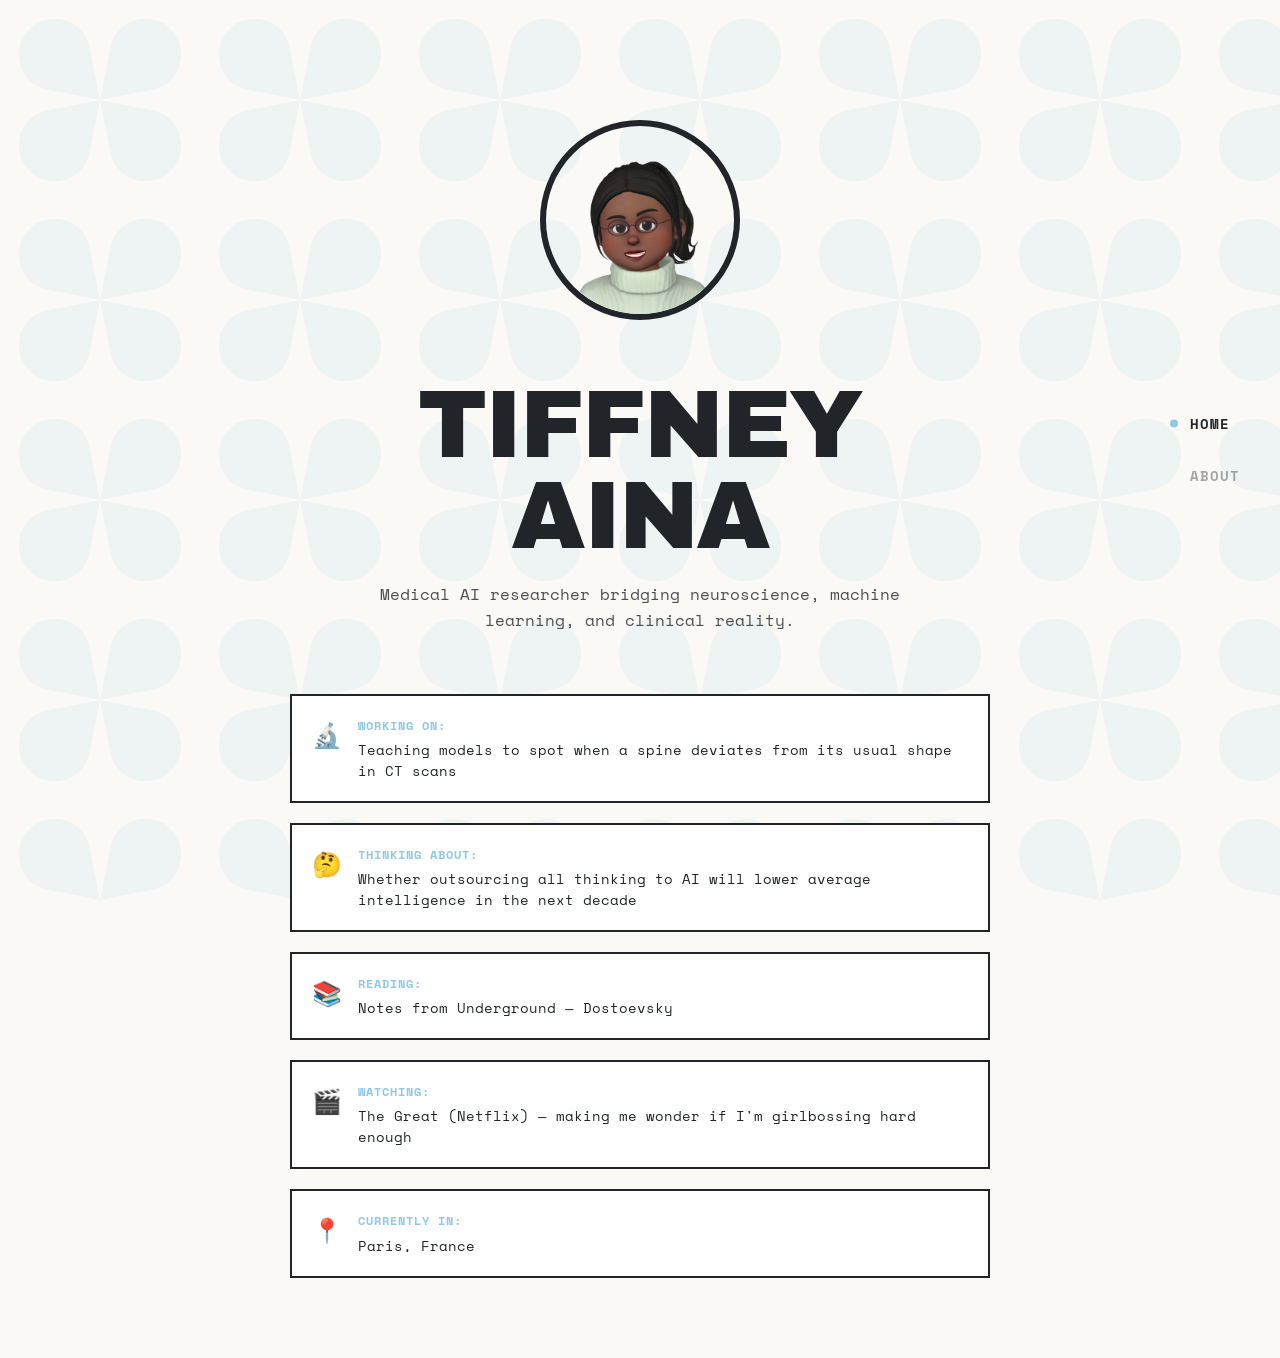
<file: index.html>
<!DOCTYPE html>
<html lang="en">
<head>
    <meta charset="UTF-8">
    <meta name="viewport" content="width=device-width, initial-scale=1.0">
    <title>Tiffney Aina</title>
    <link rel="preconnect" href="https://fonts.googleapis.com">
    <link rel="preconnect" href="https://fonts.gstatic.com" crossorigin>
    <link href="https://fonts.googleapis.com/css2?family=Archivo+Black&family=Space+Mono:wght@400;700&display=swap" rel="stylesheet">
    <link rel="stylesheet" href="style.css">
</head>
<body>
    <!-- Fixed Navigation Sidebar -->
    <nav class="sidebar">
        <a href="#home" class="nav-link active">Home</a>
        <a href="#about" class="nav-link">About</a>
        <!-- <a href="#writing" class="nav-link">Writing</a>
        <a href="#gallery" class="nav-link">Gallery</a> -->
    </nav>

    <!-- Home Section -->
    <section id="home" class="section active">
        <div class="home-container">
            <div class="avatar-container">
                <div class="avatar">
                    <img src="images-blog/avatar.png" alt="Tiffney Aina" style="width: 100%; height: 100%; object-fit: cover; border-radius: 50%;">
                </div>
            </div>

            <div class="intro">
                <h1 class="display-name">TIFFNEY<br>AINA</h1>
                <p class="tagline">Medical AI researcher bridging neuroscience, machine learning, and clinical reality.</p>
            </div>

            <div class="status-container">
                <div class="status-item">
                    <span class="status-emoji">🔬</span>
                    <div class="status-content">
                        <span class="status-label">Working on:</span>
                        <span class="status-text">Teaching models to spot when a spine deviates from its usual shape in CT scans</span>
                    </div>
                </div>

                <div class="status-item">
                    <span class="status-emoji">🤔</span>
                    <div class="status-content">
                        <span class="status-label">Thinking about:</span>
                        <span class="status-text">Whether outsourcing all thinking to AI will lower average intelligence in the next decade</span>
                    </div>
                </div>

                <div class="status-item">
                    <span class="status-emoji">📚</span>
                    <div class="status-content">
                        <span class="status-label">Reading:</span>
                        <span class="status-text">Notes from Underground — Dostoevsky</span>
                    </div>
                </div>

                <div class="status-item">
                    <span class="status-emoji">🎬</span>
                    <div class="status-content">
                        <span class="status-label">Watching:</span>
                        <span class="status-text">The Great (Netflix) — making me wonder if I'm girlbossing hard enough</span>
                    </div>
                </div>

                <div class="status-item">
                    <span class="status-emoji">📍</span>
                    <div class="status-content">
                        <span class="status-label">Currently in:</span>
                        <span class="status-text">Paris, France</span>
                    </div>
                </div>
            </div>
        </div>
    </section>

    <!-- About Section -->
    <section id="about" class="section">
        <div class="content-container">
            <h2 class="section-title">ABOUT</h2>
            
            <div class="about-content">
                <div class="bio">
                    <p>
                        I'm a generalist drawn to creative problem-solving at the intersection of medicine and technology. 
                        What motivates me isn’t loyalty to a single field but the kinds of problems that demand inventive 
                        solutions. I’m interested in building AI that can transform diagnostics and treatment by offloading 
                        the cognitive and administrative weight that keeps physicians from doing what matters most: treating 
                        patients like people.
                    </p>
                    <p>
                        I'm currently a Fulbright Scholar pursuing a Master's in Mathematics, Vision, and Learning (Health Track) 
                        at ENS Paris-Saclay. I earned dual degrees in Computer Science and Neuroscience from Brown University, 
                        where I came to understand that brain science isn’t adjacent to AI—it’s the discipline that made it 
                        possible. Neural networks aren't metaphors; they're built on the same principles that govern how 
                        biological systems think, learn, and recognize patterns.
                    </p>
                    <p>
                        Outside tech, I fence, write prose poetry, read philosophy, and disappear into whatever 
                        psychoanalytic rabbit hole I'm currently obsessed with, usually while searching for Paris’ best vegan 
                        bakeries.
                    </p>
                </div>

                <div class="contact-info">
                    <h3>Get in touch</h3>
                    <div class="contact-links">
                        <a href="mailto:aina [dot] tiffney [at] gmail.com" class="contact-link">Email</a>
                        <a href="https://linkedin.com/in/tiffneyaina" target="_blank" class="contact-link">LinkedIn</a>
                    </div>
                </div>

           

                <div class="experience">
                    <h3>Currently</h3>
                    <div class="exp-item">
                        <p class="exp-title">ML Research Intern</p>
                        <p class="exp-org">AP-HP Pitié-Salpêtrière Hospital, Paris</p>
                        <p class="exp-desc">Developing morphometric segmentation pipeline to detect vertebral anomalies in spine CT scans</p>
                    </div>

                    <h3>Previously</h3>

                    <div class="exp-item">
                        <p class="exp-title">Computational Neuroscience Researcher</p>
                        <p class="exp-org">Brown University, Computational Neuromodulation Lab</p>
                        <p class="exp-desc">Modeled dopamine-modulated oscillations in Parkinsonian basal ganglia (Honors Thesis)</p>
                    </div>

                    <div class="exp-item">
                        <p class="exp-title">ML Fellow</p>
                        <p class="exp-org">Alkermes Biopharmaceuticals</p>
                        <p class="exp-desc">Machine learning for neuropsychiatric drug discovery</p>
                    </div>

                    <div class="exp-item">
                        <p class="exp-title">Deep Learning Intern</p>
                        <p class="exp-org">MIT McGovern Institute</p>
                        <p class="exp-desc">Graph neural networks for brain connectome modeling</p>
                    </div>
                </div>
            </div>
        </div>
    </section>

    <!-- <!-- Writing Section -->
    <!-- <section id="writing" class="section">
        <div class="content-container">
            <h2 class="section-title">WRITING</h2>
            
            <div class="filter-tags">
                <button class="tag active" data-filter="all">All</button>
                <button class="tag" data-filter="medical-ai">Medical AI</button>
                <button class="tag" data-filter="accountability">Accountability</button>
                <button class="tag" data-filter="philosophy">Philosophy</button>
                <button class="tag" data-filter="paris-life">Paris Life</button>
                <button class="tag" data-filter="reflections">Reflections</button>
            </div>

            <div class="posts-container"> -->
                <!-- Example post - duplicate this structure for more posts -->
                <!-- <article class="post-card" data-tags="medical-ai accountability">
                    <h3 class="post-title">
                        <a href="writing/accountability-in-medical-ai.html">What 'Accountability' Actually Means When Building Medical AI</a>
                    </h3>
                    <p class="post-date">November 2025</p>
                    <div class="post-tags-display">
                        <span class="post-tag">medical-ai</span>
                        <span class="post-tag">accountability</span>
                    </div>
                    <p class="post-excerpt">
                        When a model fails in the clinic, who's responsible? The developer who trained it, 
                        the hospital that deployed it, or the clinician who trusted it? The answer is more 
                        complicated than anyone wants to admit.
                    </p>
                </article>

                 <article class="post-card" data-tags="medical-ai accountability">
                    <h3 class="post-title">
                        <a href="writing/ethical-tension-clinician-trust.html">The Ethical Tension of Building Models Clinicians Will Trust</a>
                    </h3>
                    <p class="post-date">January 2026</p>
                    <div class="post-tags-display">
                        <span class="post-tag">medical-ai</span>
                        <span class="post-tag">accountability</span>
                    </div>
                    <p class="post-excerpt">
                        The hardest part of medical AI isn’t accuracy—it’s getting clinicians to trust it for the right reasons, not the wrong ones...
                    </p>
                </article> -->

                <!-- Add more posts here with different data-tags -->
                <!-- <div class="coming-soon">
                    <p>More posts coming soon...</p>
                </div>
            </div>
        </div>
    </section> -->

    <!-- Gallery Section -->
    <!-- <section id="gallery" class="section">
        <div class="content-container">
            <h2 class="section-title">GALLERY</h2>
             <p class="gallery-intro">Coming soon....</p> -->
            <!-- <p class="gallery-intro">Life beyond the lab — Paris adventures, fencing, and moments that matter.</p>
            
            <div class="gallery-grid">
                <!-- Replace these with your actual images -->
                <!-- <div class="gallery-item">
                    <div class="gallery-placeholder">
                        <p>Photo 1</p>
                    </div>
                    <p class="gallery-caption">Caption here</p>
                </div>

                <div class="gallery-item">
                    <div class="gallery-placeholder">
                        <p>Photo 2</p>
                    </div>
                    <p class="gallery-caption">Caption here</p>
                </div>

                <div class="gallery-item">
                    <div class="gallery-placeholder">
                        <p>Photo 3</p>
                    </div>
                    <p class="gallery-caption">Caption here</p>
                </div>

                <div class="gallery-item">
                    <div class="gallery-placeholder">
                        <p>Photo 4</p>
                    </div>
                    <p class="gallery-caption">Caption here</p>
                </div> -->
            <!-- </div>
        </div> -->
    <!-- </section> --> 

    <script src="script.js"></script>
</body>
</html>
</file>
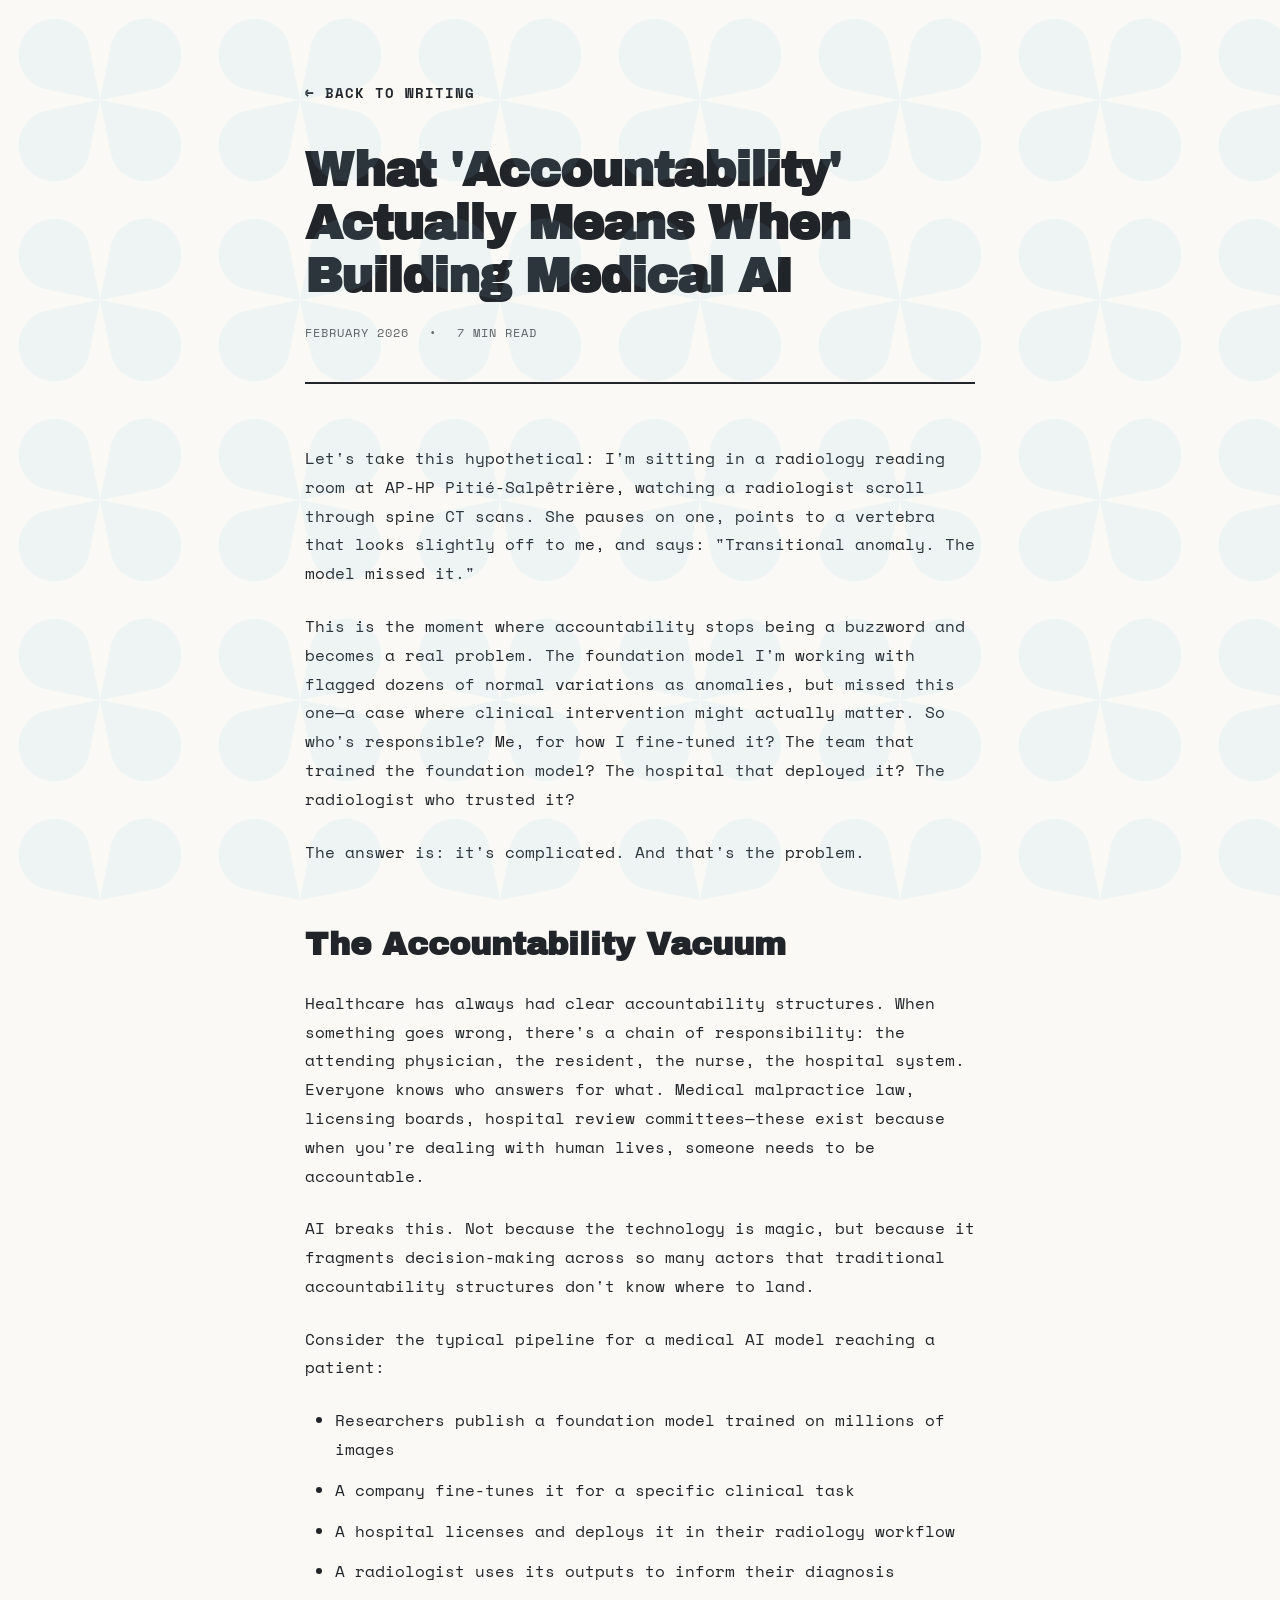
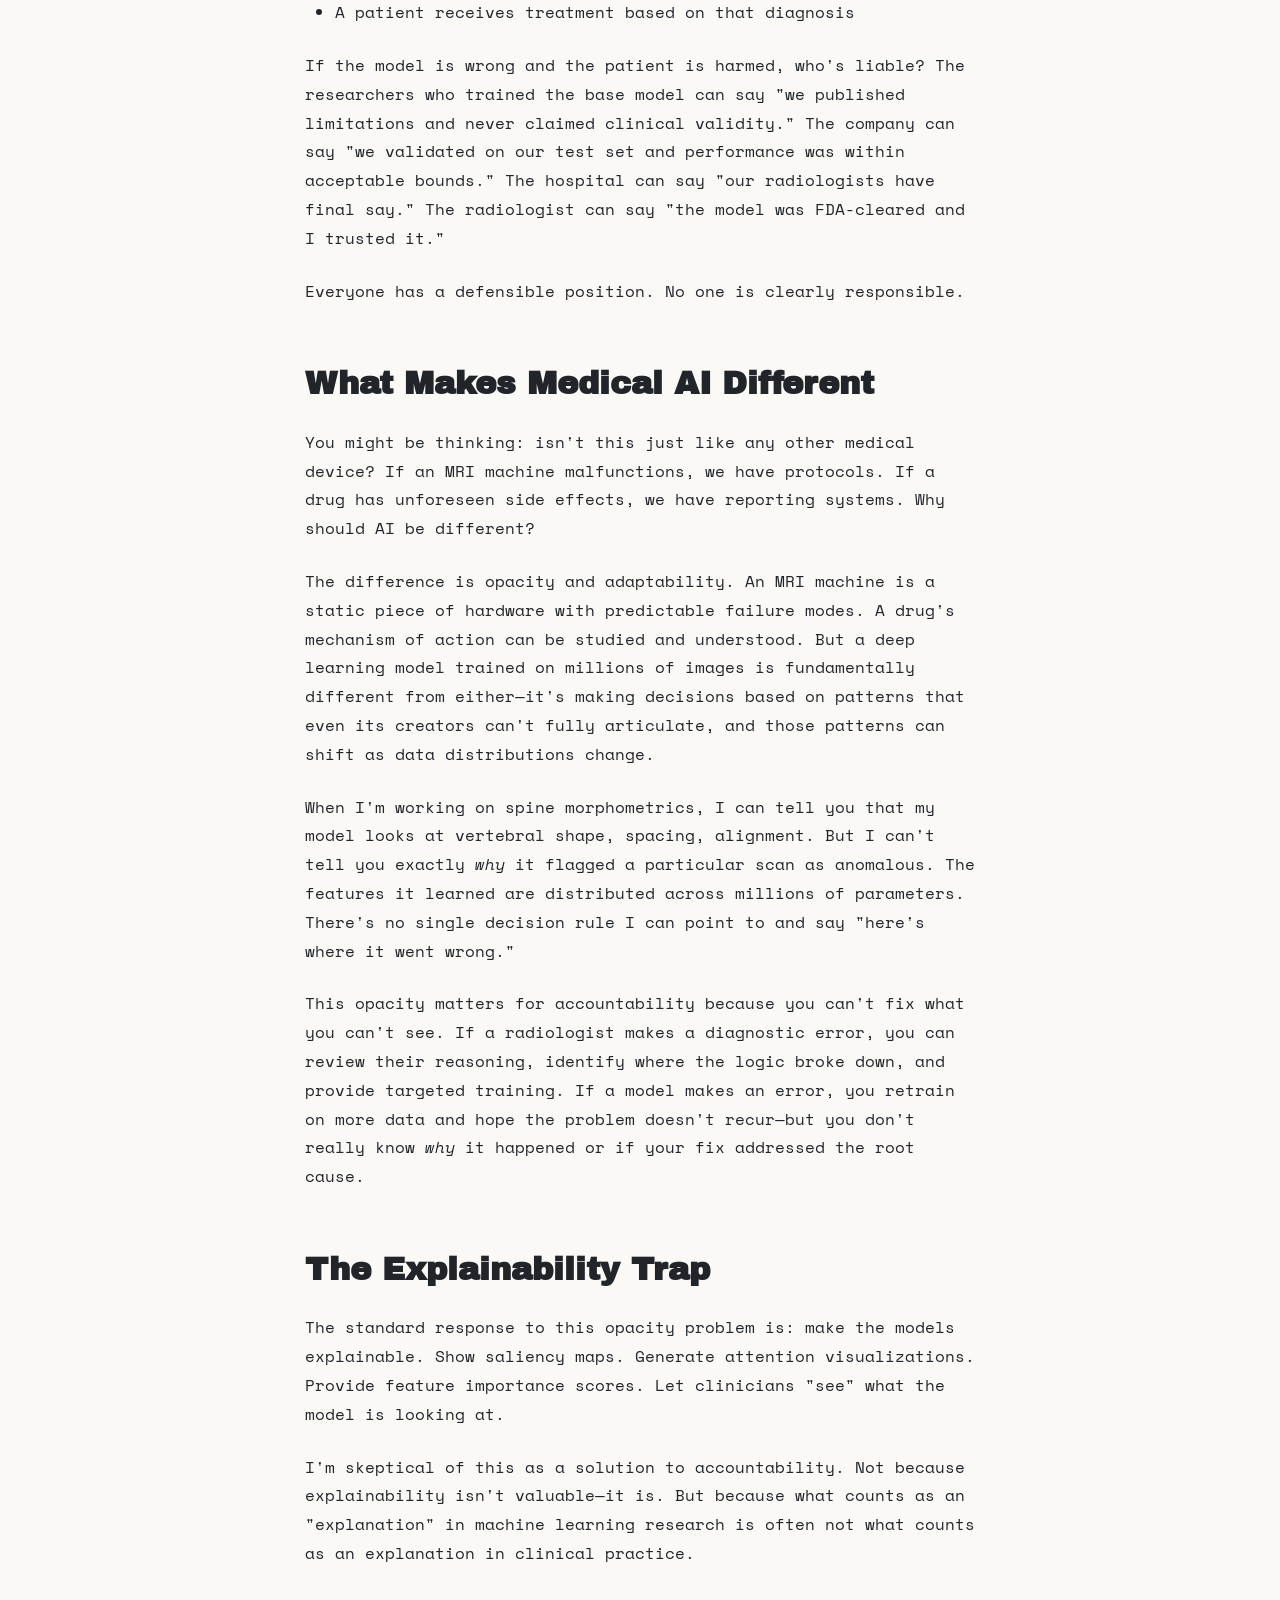
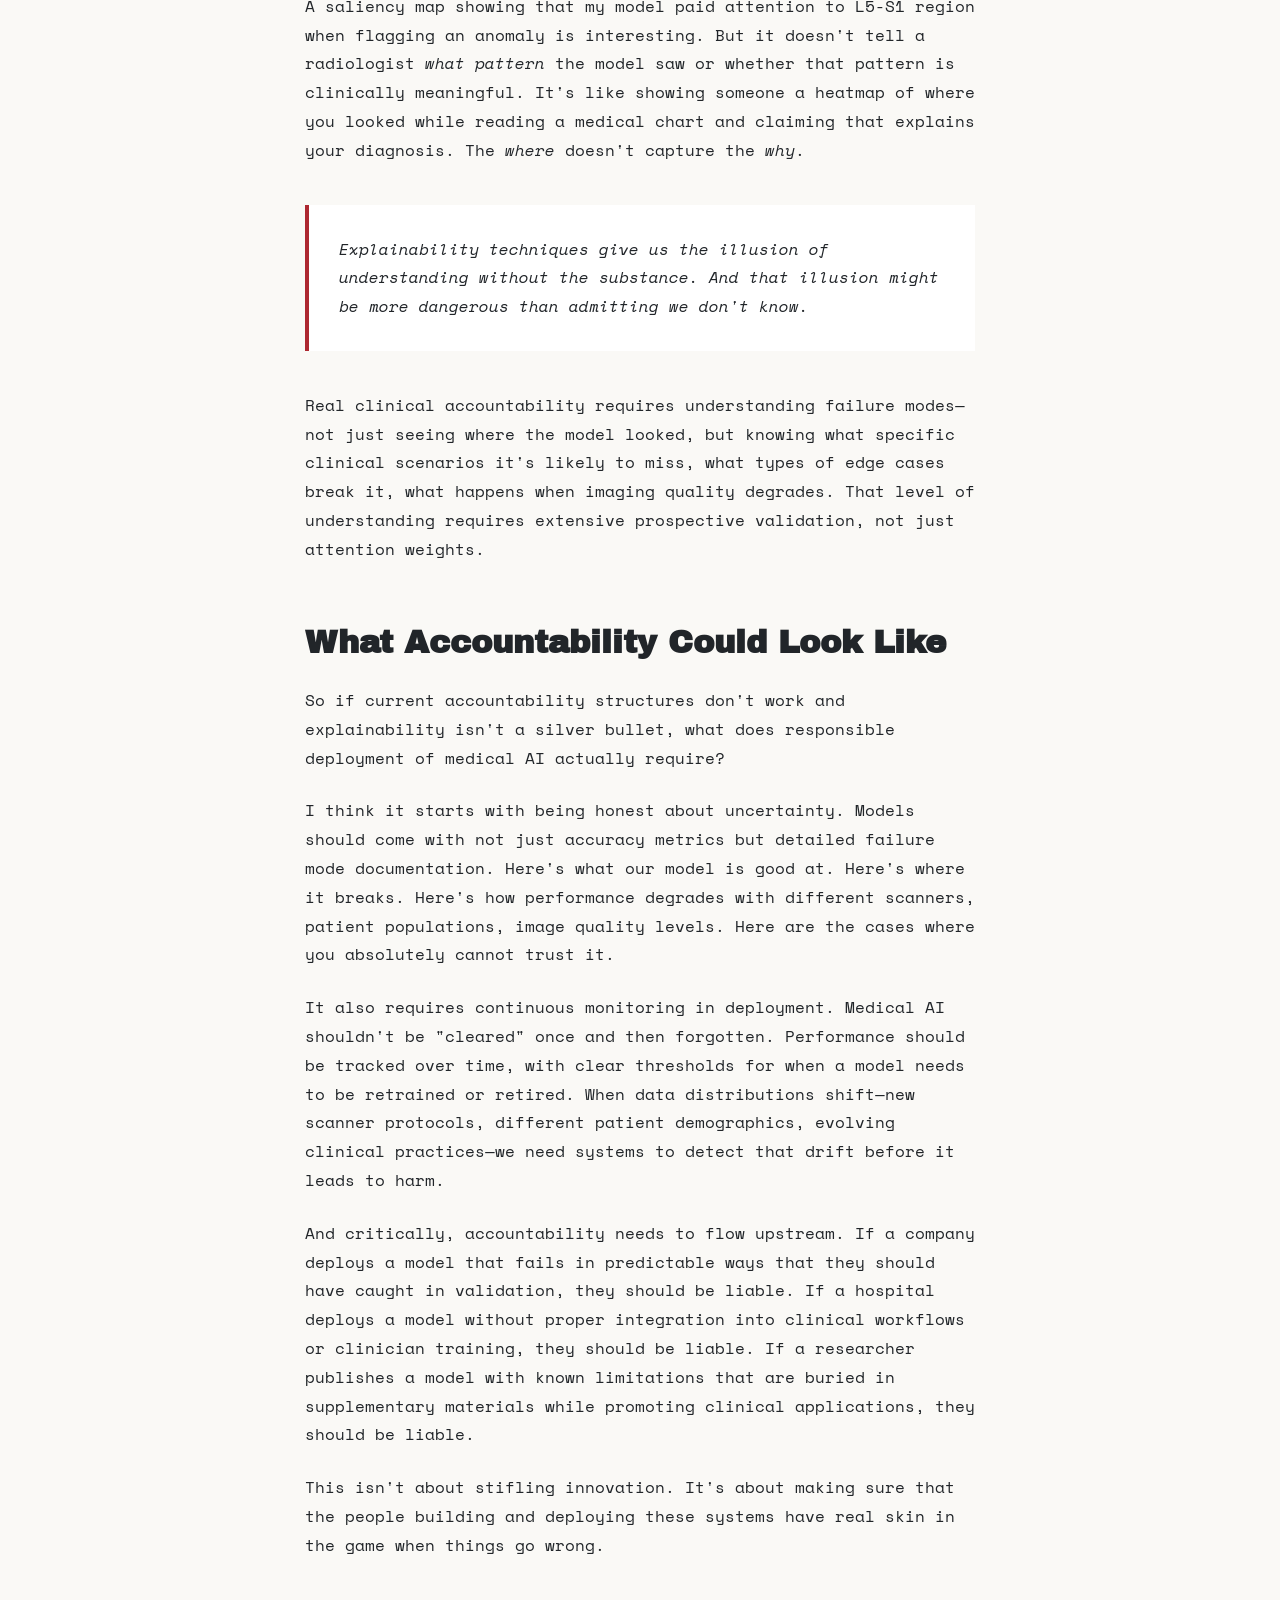
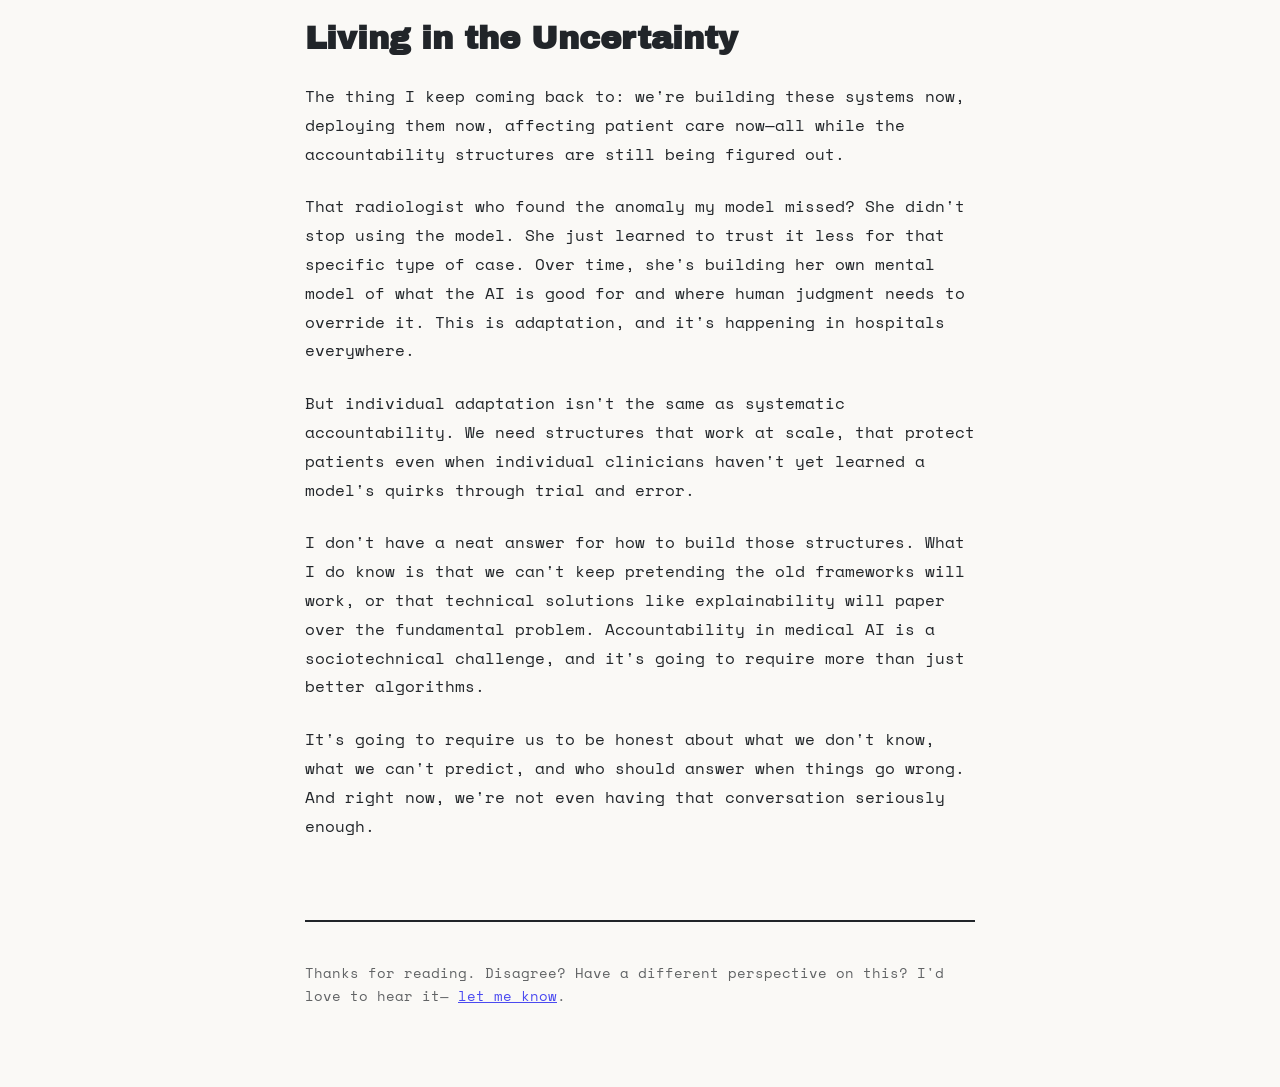
<file: writing/accountability-in-medical-ai.html>
<!DOCTYPE html>
<html lang="en">
<head>
    <meta charset="UTF-8">
    <meta name="viewport" content="width=device-width, initial-scale=1.0">
    <title>What 'Accountability' Actually Means When Building Medical AI - Tiffney Aina</title>
    <link rel="preconnect" href="https://fonts.googleapis.com">
    <link rel="preconnect" href="https://fonts.gstatic.com" crossorigin>
    <link href="https://fonts.googleapis.com/css2?family=Archivo+Black&family=Space+Mono:wght@400;700&display=swap" rel="stylesheet">
    <link rel="stylesheet" href="../style.css">
    <style>
        /* Blog post specific styles */
        .post-container {
            max-width: 750px;
            margin: 80px auto;
            padding: 0 40px;
        }
        
        .back-link {
            display: inline-block;
            margin-bottom: 40px;
            font-size: 14px;
            font-weight: 700;
            color: var(--black);
            text-decoration: none;
            text-transform: uppercase;
            letter-spacing: 1px;
            transition: all 0.3s ease;
        }
        
        .back-link:hover {
            color: var(--soft-blue);
            transform: translateX(-4px);
        }
        
        .back-link::before {
            content: '← ';
        }
        
        .post-header {
            margin-bottom: 60px;
            padding-bottom: 40px;
            border-bottom: 2px solid var(--black);
        }
        
        .post-title-main {
            font-family: var(--font-display);
            font-size: clamp(2rem, 5vw, 3rem);
            line-height: 1.1;
            margin-bottom: 20px;
            letter-spacing: -1px;
        }
        
        .post-meta {
            display: flex;
            gap: 20px;
            font-size: 12px;
            text-transform: uppercase;
            letter-spacing: 1px;
            opacity: 0.7;
        }
        
        .post-body {
            font-size: 16px;
            line-height: 1.8;
        }
        
        .post-body h2 {
            font-family: var(--font-display);
            font-size: 2rem;
            margin-top: 60px;
            margin-bottom: 24px;
            line-height: 1.2;
        }
        
        .post-body h3 {
            font-family: var(--font-display);
            font-size: 1.5rem;
            margin-top: 40px;
            margin-bottom: 20px;
        }
        
        .post-body p {
            margin-bottom: 24px;
        }
        
        .post-body a {
            color: var(--soft-blue);
            text-decoration: none;
            border-bottom: 2px solid var(--soft-blue);
            transition: all 0.3s ease;
        }
        
        .post-body a:hover {
            color: var(--black);
            border-bottom-color: var(--black);
        }
        
        .post-body blockquote {
            margin: 40px 0;
            padding: 30px;
            background-color: white;
            border-left: 4px solid var(--deep-red);
            font-style: italic;
        }
        
        .post-body ul,
        .post-body ol {
            margin-bottom: 24px;
            padding-left: 30px;
        }
        
        .post-body li {
            margin-bottom: 12px;
        }
        
        .post-footer {
            margin-top: 80px;
            padding-top: 40px;
            border-top: 2px solid var(--black);
        }
        
        .post-footer p {
            font-size: 14px;
            opacity: 0.7;
        }
        
        @media (max-width: 768px) {
            .post-container {
                padding: 0 30px;
                margin: 60px auto;
            }
            
            .post-body h2 {
                margin-top: 40px;
            }
        }
    </style>
</head>
<body>
    <div class="post-container">
        <a href="../index.html" class="back-link" onclick="setTimeout(() => document.querySelector('a[href=\'#writing\']').click(), 100)">Back to writing</a>
        
        <article>
            <header class="post-header">
                <h1 class="post-title-main">What 'Accountability' Actually Means When Building Medical AI</h1>
                <div class="post-meta">
                    <span>February 2026</span>
                    <span>•</span>
                    <span>7 min read</span>
                </div>
            </header>
            
            <div class="post-body">
                <p>
                    Let's take this hypothetical: I'm sitting in a radiology reading room at AP-HP Pitié-Salpêtrière, watching a 
                    radiologist scroll through spine CT scans. She pauses on one, points to a vertebra 
                    that looks slightly off to me, and says: "Transitional anomaly. The model missed it."
                </p>
                
                <p>
                    This is the moment where accountability stops being a buzzword and becomes a real problem. 
                    The foundation model I'm working with flagged dozens of normal variations as anomalies, 
                    but missed this one—a case where clinical intervention might actually matter. So who's 
                    responsible? Me, for how I fine-tuned it? The team that trained the foundation model? 
                    The hospital that deployed it? The radiologist who trusted it?
                </p>

                <p>
                    The answer is: it's complicated. And that's the problem.
                </p>
                
                <h2>The Accountability Vacuum</h2>
                
                <p>
                    Healthcare has always had clear accountability structures. When something goes wrong, 
                    there's a chain of responsibility: the attending physician, the resident, the nurse, 
                    the hospital system. Everyone knows who answers for what. Medical malpractice law, 
                    licensing boards, hospital review committees—these exist because when you're dealing 
                    with human lives, someone needs to be accountable.
                </p>
                
                <p>
                    AI breaks this. Not because the technology is magic, but because it fragments 
                    decision-making across so many actors that traditional accountability structures 
                    don't know where to land.
                </p>

                <p>
                    Consider the typical pipeline for a medical AI model reaching a patient:
                </p>

                <ul>
                    <li>Researchers publish a foundation model trained on millions of images</li>
                    <li>A company fine-tunes it for a specific clinical task</li>
                    <li>A hospital licenses and deploys it in their radiology workflow</li>
                    <li>A radiologist uses its outputs to inform their diagnosis</li>
                    <li>A patient receives treatment based on that diagnosis</li>
                </ul>

                <p>
                    If the model is wrong and the patient is harmed, who's liable? The researchers who 
                    trained the base model can say "we published limitations and never claimed clinical 
                    validity." The company can say "we validated on our test set and performance was 
                    within acceptable bounds." The hospital can say "our radiologists have final say." 
                    The radiologist can say "the model was FDA-cleared and I trusted it."
                </p>

                <p>
                    Everyone has a defensible position. No one is clearly responsible.
                </p>
                
                <h2>What Makes Medical AI Different</h2>
                
                <p>
                    You might be thinking: isn't this just like any other medical device? If an MRI machine 
                    malfunctions, we have protocols. If a drug has unforeseen side effects, we have reporting 
                    systems. Why should AI be different?
                </p>

                <p>
                    The difference is opacity and adaptability. An MRI machine is a static piece of hardware 
                    with predictable failure modes. A drug's mechanism of action can be studied and understood. 
                    But a deep learning model trained on millions of images is fundamentally different from 
                    either—it's making decisions based on patterns that even its creators can't fully articulate, 
                    and those patterns can shift as data distributions change.
                </p>

                <p>
                    When I'm working on spine morphometrics, I can tell you that my model looks at vertebral 
                    shape, spacing, alignment. But I can't tell you exactly <em>why</em> it flagged a particular 
                    scan as anomalous. The features it learned are distributed across millions of parameters. 
                    There's no single decision rule I can point to and say "here's where it went wrong."
                </p>

                <p>
                    This opacity matters for accountability because you can't fix what you can't see. If a 
                    radiologist makes a diagnostic error, you can review their reasoning, identify where 
                    the logic broke down, and provide targeted training. If a model makes an error, you 
                    retrain on more data and hope the problem doesn't recur—but you don't really know <em>why</em> 
                    it happened or if your fix addressed the root cause.
                </p>
                
                <h2>The Explainability Trap</h2>
                
                <p>
                    The standard response to this opacity problem is: make the models explainable. Show 
                    saliency maps. Generate attention visualizations. Provide feature importance scores. 
                    Let clinicians "see" what the model is looking at.
                </p>

                <p>
                    I'm skeptical of this as a solution to accountability. Not because explainability isn't 
                    valuable—it is. But because what counts as an "explanation" in machine learning research 
                    is often not what counts as an explanation in clinical practice.
                </p>

                <p>
                    A saliency map showing that my model paid attention to L5-S1 region when flagging an 
                    anomaly is interesting. But it doesn't tell a radiologist <em>what pattern</em> the model 
                    saw or whether that pattern is clinically meaningful. It's like showing someone a heatmap 
                    of where you looked while reading a medical chart and claiming that explains your diagnosis. 
                    The <em>where</em> doesn't capture the <em>why</em>.
                </p>

                <blockquote>
                    Explainability techniques give us the illusion of understanding without the substance. 
                    And that illusion might be more dangerous than admitting we don't know.
                </blockquote>

                <p>
                    Real clinical accountability requires understanding failure modes—not just seeing where 
                    the model looked, but knowing what specific clinical scenarios it's likely to miss, what 
                    types of edge cases break it, what happens when imaging quality degrades. That level of 
                    understanding requires extensive prospective validation, not just attention weights.
                </p>
                
                <h2>What Accountability Could Look Like</h2>
                
                <p>
                    So if current accountability structures don't work and explainability isn't a silver bullet, 
                    what does responsible deployment of medical AI actually require?
                </p>

                <p>
                    I think it starts with being honest about uncertainty. Models should come with not just 
                    accuracy metrics but detailed failure mode documentation. Here's what our model is good at. 
                    Here's where it breaks. Here's how performance degrades with different scanners, patient 
                    populations, image quality levels. Here are the cases where you absolutely cannot trust it.
                </p>

                <p>
                    It also requires continuous monitoring in deployment. Medical AI shouldn't be "cleared" 
                    once and then forgotten. Performance should be tracked over time, with clear thresholds 
                    for when a model needs to be retrained or retired. When data distributions shift—new 
                    scanner protocols, different patient demographics, evolving clinical practices—we need 
                    systems to detect that drift before it leads to harm.
                </p>

                <p>
                    And critically, accountability needs to flow upstream. If a company deploys a model 
                    that fails in predictable ways that they should have caught in validation, they should 
                    be liable. If a hospital deploys a model without proper integration into clinical workflows 
                    or clinician training, they should be liable. If a researcher publishes a model with known 
                    limitations that are buried in supplementary materials while promoting clinical applications, 
                    they should be liable.
                </p>

                <p>
                    This isn't about stifling innovation. It's about making sure that the people building and 
                    deploying these systems have real skin in the game when things go wrong.
                </p>
                
                <h2>Living in the Uncertainty</h2>
                
                <p>
                    The thing I keep coming back to: we're building these systems now, deploying them now, 
                    affecting patient care now—all while the accountability structures are still being figured out.
                </p>

                <p>
                    That radiologist who found the anomaly my model missed? She didn't stop using the model. 
                    She just learned to trust it less for that specific type of case. Over time, she's building 
                    her own mental model of what the AI is good for and where human judgment needs to override it. 
                    This is adaptation, and it's happening in hospitals everywhere.
                </p>

                <p>
                    But individual adaptation isn't the same as systematic accountability. We need structures 
                    that work at scale, that protect patients even when individual clinicians haven't yet learned 
                    a model's quirks through trial and error.
                </p>

                <p>
                    I don't have a neat answer for how to build those structures. What I do know is that we 
                    can't keep pretending the old frameworks will work, or that technical solutions like 
                    explainability will paper over the fundamental problem. Accountability in medical AI is 
                    a sociotechnical challenge, and it's going to require more than just better algorithms.
                </p>

                <p>
                    It's going to require us to be honest about what we don't know, what we can't predict, and 
                    who should answer when things go wrong. And right now, we're not even having that conversation 
                    seriously enough.
                </p>
            </div>
            
            <footer class="post-footer">
                <p>
                    Thanks for reading. Disagree? Have a different perspective on this? I'd love to hear it—
                    <a href="mailto:your.email@example.com">let me know</a>.
                </p>
            </footer>
        </article>
    </div>
</body>
</html>
</file>
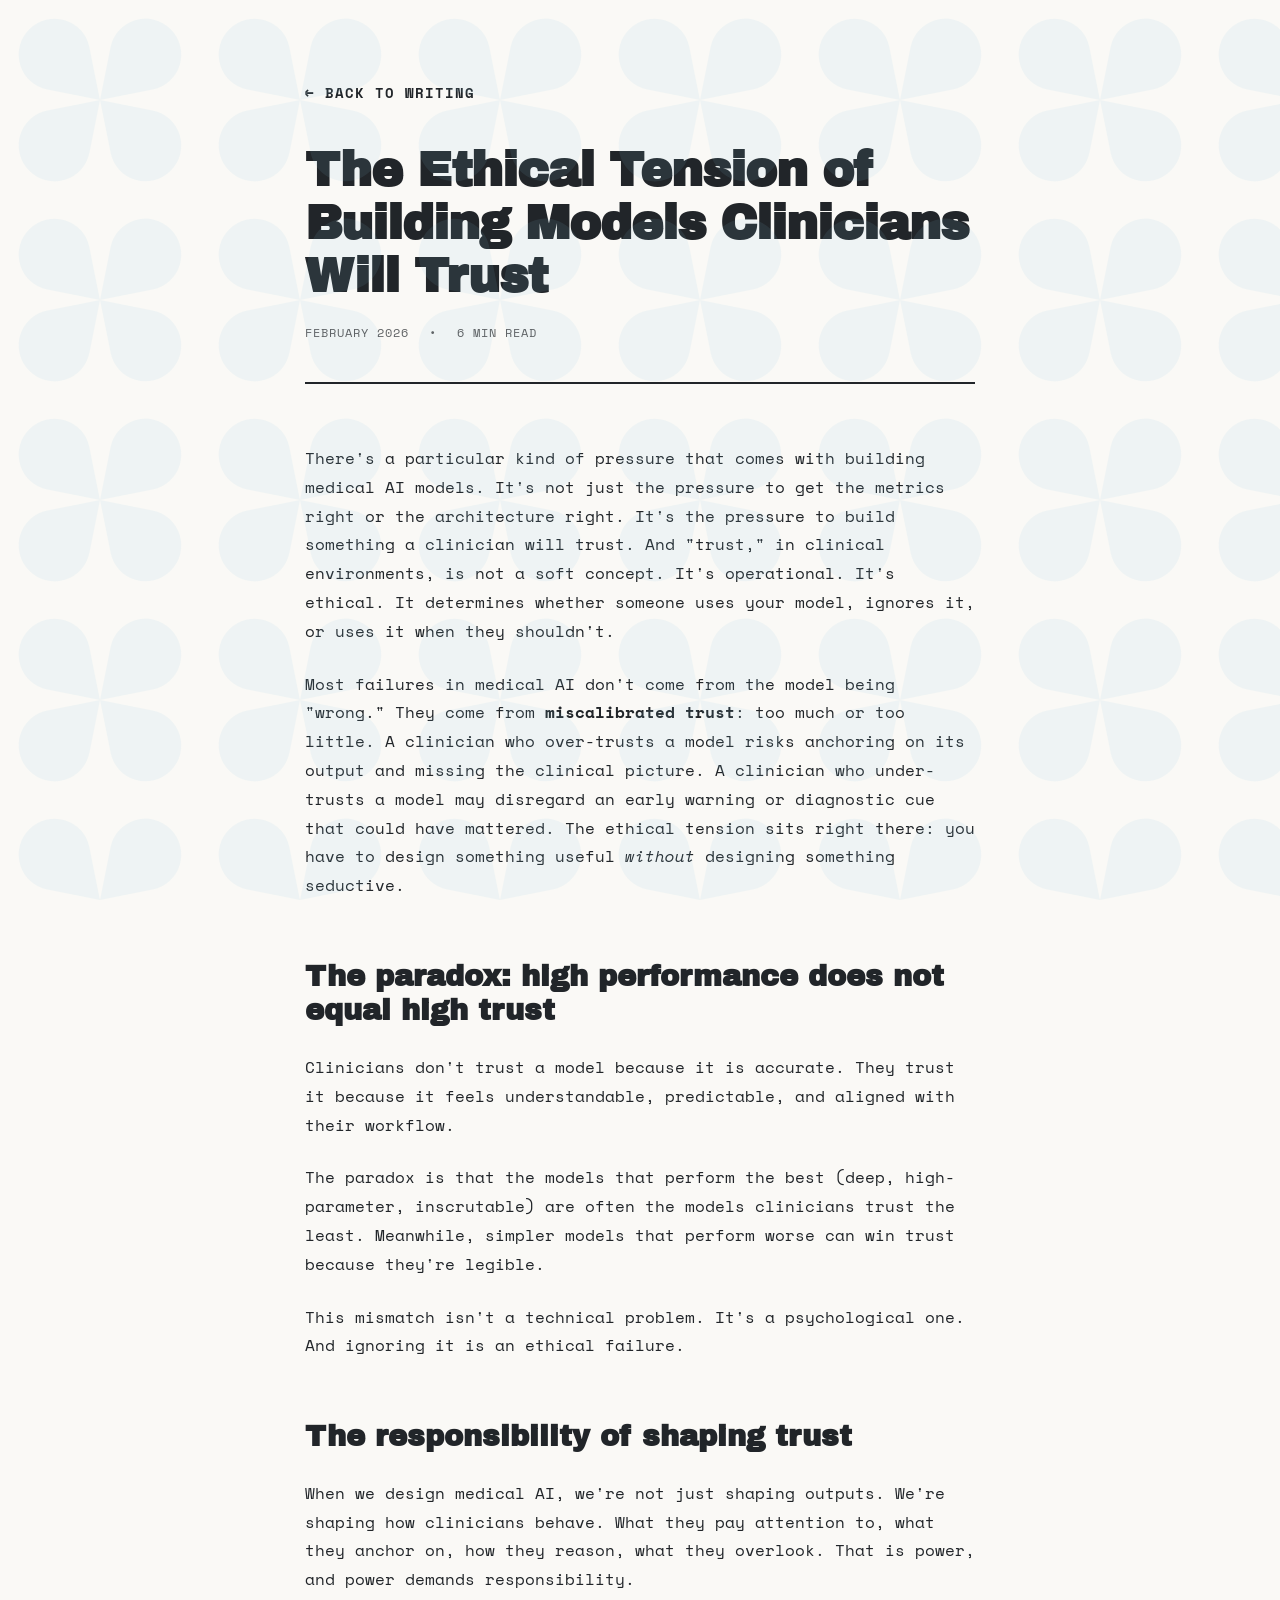
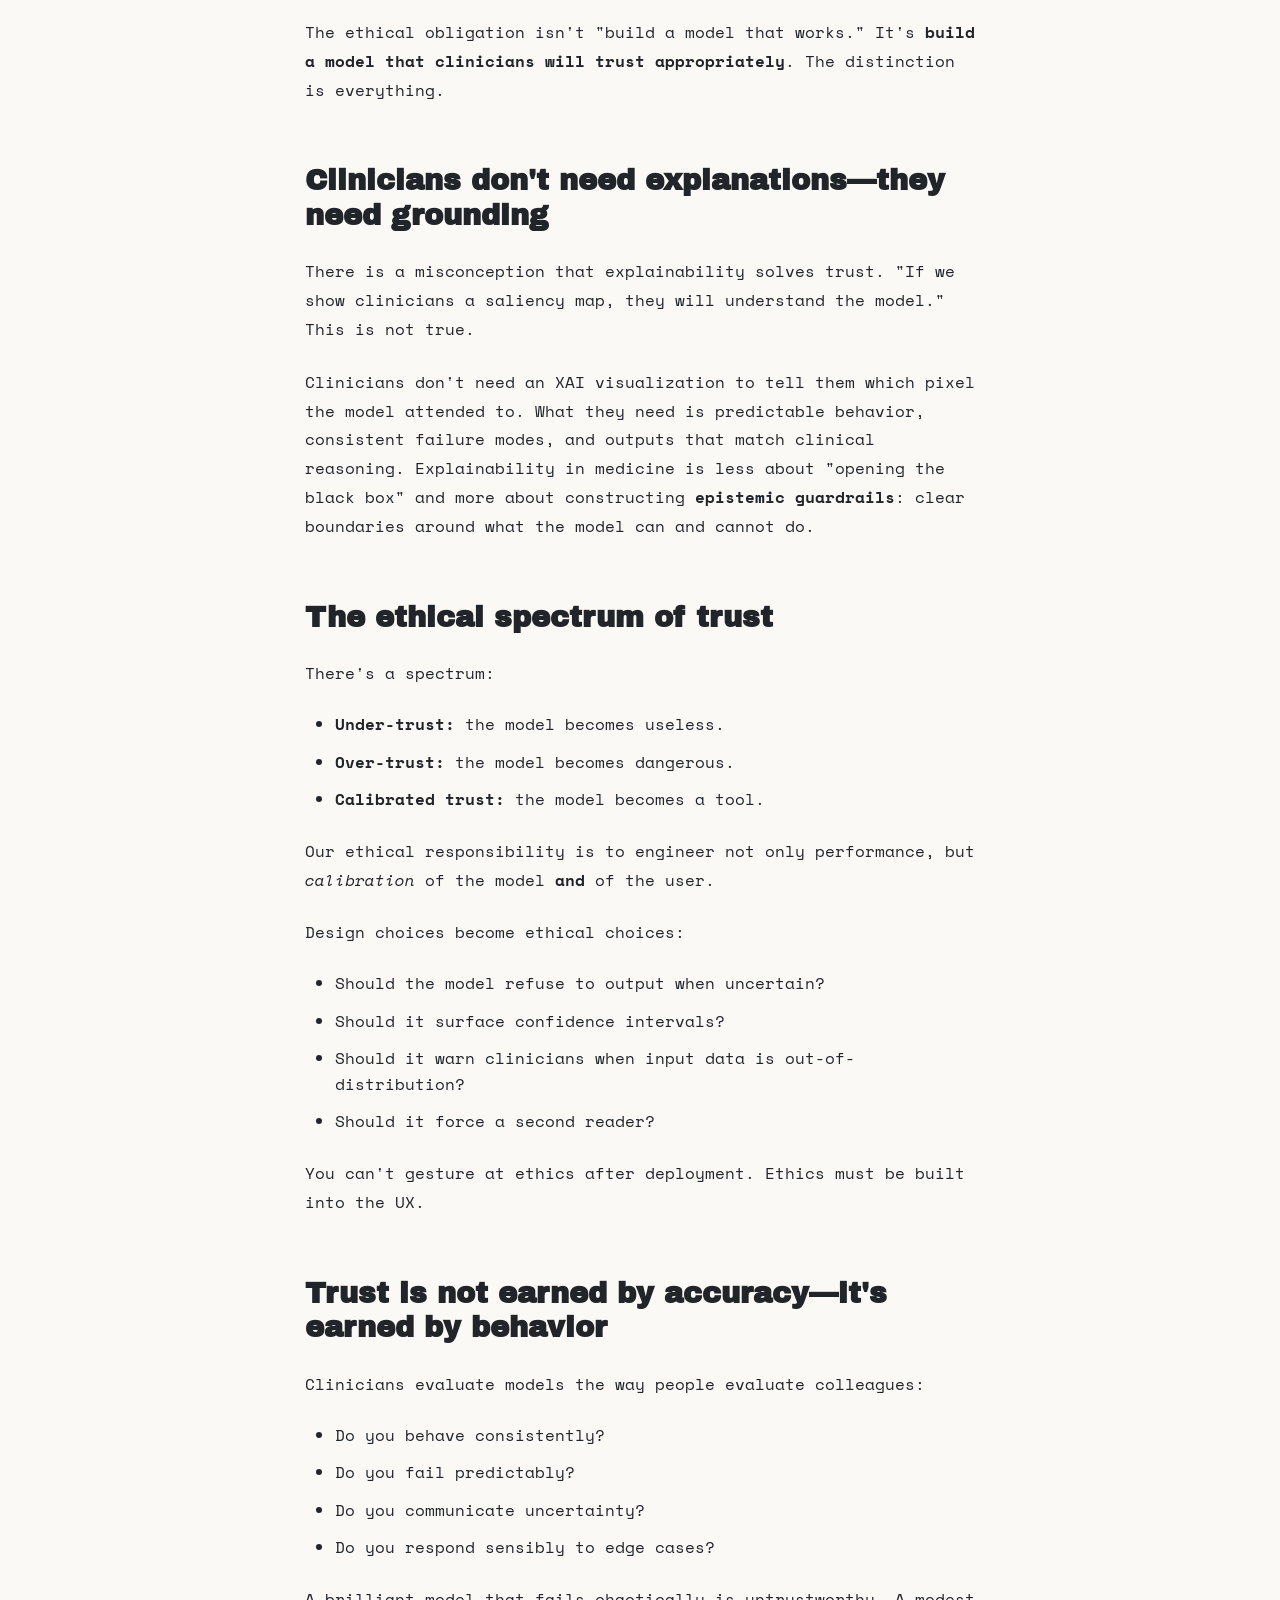
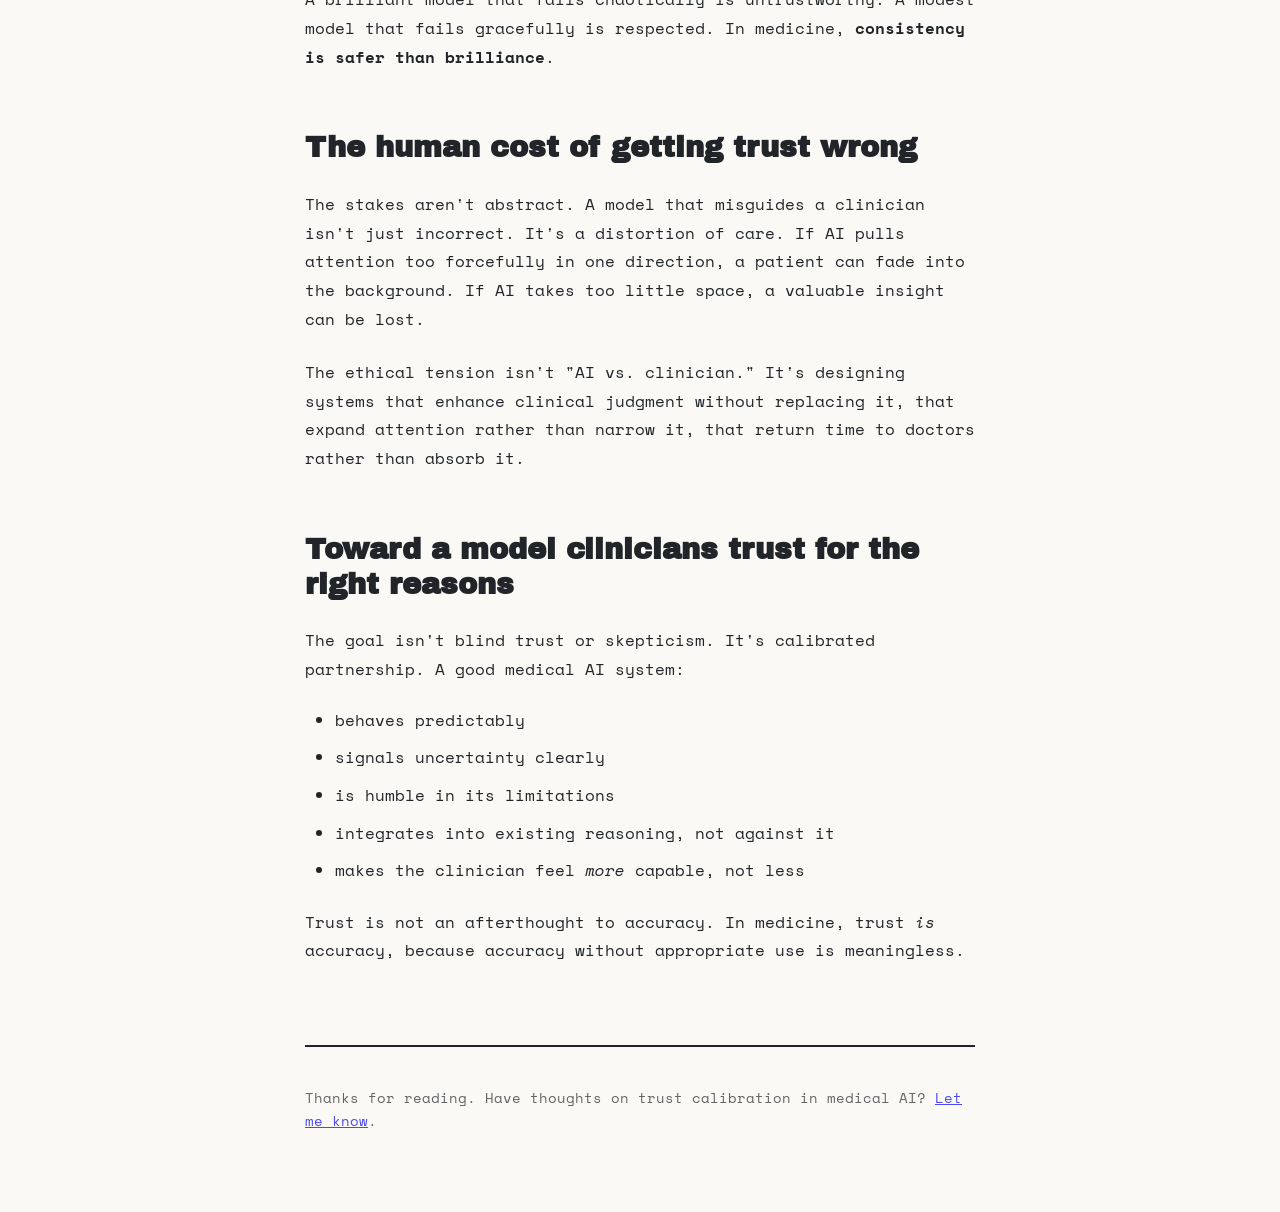
<file: writing/ethical-tension-clinician-trust.html>
<!DOCTYPE html>
<html lang="en">
<head>
    <meta charset="UTF-8">
    <meta name="viewport" content="width=device-width, initial-scale=1.0">
    <title>The Ethical Tension of Building Models Clinicians Will Trust - Tiffney Aina</title>
    <link rel="preconnect" href="https://fonts.googleapis.com">
    <link rel="preconnect" href="https://fonts.gstatic.com" crossorigin>
    <link href="https://fonts.googleapis.com/css2?family=Archivo+Black&family=Space+Mono:wght@400;700&display=swap" rel="stylesheet">
    <link rel="stylesheet" href="../style.css">
    <style>
        /* Blog post specific styles */
        .post-container {
            max-width: 750px;
            margin: 80px auto;
            padding: 0 40px;
        }
        
        .back-link {
            display: inline-block;
            margin-bottom: 40px;
            font-size: 14px;
            font-weight: 700;
            color: var(--black);
            text-decoration: none;
            text-transform: uppercase;
            letter-spacing: 1px;
            transition: all 0.3s ease;
        }
        
        .back-link:hover {
            color: var(--soft-blue);
            transform: translateX(-4px);
        }
        
        .back-link::before {
            content: '← ';
        }
        
        .post-header {
            margin-bottom: 60px;
            padding-bottom: 40px;
            border-bottom: 2px solid var(--black);
        }
        
        .post-title-main {
            font-family: var(--font-display);
            font-size: clamp(2rem, 5vw, 3rem);
            line-height: 1.1;
            margin-bottom: 20px;
            letter-spacing: -1px;
        }
        
        .post-meta {
            display: flex;
            gap: 20px;
            font-size: 12px;
            text-transform: uppercase;
            letter-spacing: 1px;
            opacity: 0.7;
        }
        
        .post-body {
            font-size: 16px;
            line-height: 1.8;
        }
        
        .post-body h2 {
            font-family: var(--font-display);
            font-size: 1.8rem;
            margin-top: 60px;
            margin-bottom: 24px;
            line-height: 1.2;
        }
        
        .post-body h3 {
            font-family: var(--font-display);
            font-size: 1.5rem;
            margin-top: 40px;
            margin-bottom: 20px;
        }
        
        .post-body p {
            margin-bottom: 24px;
        }
        
        .post-body a {
            color: var(--soft-blue);
            text-decoration: none;
            border-bottom: 2px solid var(--soft-blue);
            transition: all 0.3s ease;
        }
        
        .post-body a:hover {
            color: var(--black);
            border-bottom-color: var(--black);
        }
        
        .post-body blockquote {
            margin: 40px 0;
            padding: 30px;
            background-color: white;
            border-left: 4px solid var(--deep-red);
            font-style: italic;
        }
        
        .post-body ul,
        .post-body ol {
            margin-bottom: 24px;
            padding-left: 30px;
        }
        
        .post-body li {
            margin-bottom: 12px;
            line-height: 1.6;
        }
        
        .post-body strong {
            font-weight: 700;
        }
        
        .post-body em {
            font-style: italic;
        }
        
        .post-footer {
            margin-top: 80px;
            padding-top: 40px;
            border-top: 2px solid var(--black);
        }
        
        .post-footer p {
            font-size: 14px;
            opacity: 0.7;
        }
        
        @media (max-width: 768px) {
            .post-container {
                padding: 0 30px;
                margin: 60px auto;
            }
            
            .post-body h2 {
                margin-top: 40px;
            }
        }
    </style>
</head>
<body>
    <div class="post-container">
        <a href="../index.html" class="back-link" onclick="setTimeout(() => document.querySelector('a[href=\'#writing\']').click(), 100)">Back to writing</a>
        
        <article>
            <header class="post-header">
                <h1 class="post-title-main">The Ethical Tension of Building Models Clinicians Will Trust</h1>
                <div class="post-meta">
                    <span>February 2026</span>
                    <span>•</span>
                    <span>6 min read</span>
                </div>
            </header>
            
            <div class="post-body">
                <p>
                    There's a particular kind of pressure that comes with building medical AI models. It's not 
                    just the pressure to get the metrics right or the architecture right. It's the pressure to 
                    build something a clinician will trust. And "trust," in clinical environments, is not a soft 
                    concept. It's operational. It's ethical. It determines whether someone uses your model, 
                    ignores it, or uses it when they shouldn't.
                </p>

                <p>
                    Most failures in medical AI don't come from the model being "wrong." They come from 
                    <strong>miscalibrated trust</strong>: too much or too little. A clinician who over-trusts 
                    a model risks anchoring on its output and missing the clinical picture. A clinician who 
                    under-trusts a model may disregard an early warning or diagnostic cue that could have mattered. 
                    The ethical tension sits right there: you have to design something useful <em>without</em> 
                    designing something seductive.
                </p>

                <h2>The paradox: high performance does not equal high trust</h2>
                
                <p>
                    Clinicians don't trust a model because it is accurate. They trust it because it feels 
                    understandable, predictable, and aligned with their workflow.
                </p>

                <p>
                    The paradox is that the models that perform the best (deep, high-parameter, inscrutable) 
                    are often the models clinicians trust the least. Meanwhile, simpler models that perform 
                    worse can win trust because they're legible.
                </p>

                <p>
                    This mismatch isn't a technical problem. It's a psychological one. And ignoring it is 
                    an ethical failure.
                </p>

                <h2>The responsibility of shaping trust</h2>
                
                <p>
                    When we design medical AI, we're not just shaping outputs. We're shaping how clinicians 
                    behave. What they pay attention to, what they anchor on, how they reason, what they overlook. 
                    That is power, and power demands responsibility.
                </p>

                <p>
                    The ethical obligation isn't "build a model that works." It's <strong>build a model that 
                    clinicians will trust appropriately</strong>. The distinction is everything.
                </p>

                <h2>Clinicians don't need explanations—they need grounding</h2>
                
                <p>
                    There is a misconception that explainability solves trust. "If we show clinicians a saliency 
                    map, they will understand the model." This is not true.
                </p>

                <p>
                    Clinicians don't need an XAI visualization to tell them which pixel the model attended to. 
                    What they need is predictable behavior, consistent failure modes, and outputs that match 
                    clinical reasoning. Explainability in medicine is less about "opening the black box" and 
                    more about constructing <strong>epistemic guardrails</strong>: clear boundaries around what 
                    the model can and cannot do.
                </p>

                <h2>The ethical spectrum of trust</h2>
                
                <p>There's a spectrum:</p>
                
                <ul>
                    <li><strong>Under-trust:</strong> the model becomes useless.</li>
                    <li><strong>Over-trust:</strong> the model becomes dangerous.</li>
                    <li><strong>Calibrated trust:</strong> the model becomes a tool.</li>
                </ul>

                <p>
                    Our ethical responsibility is to engineer not only performance, but <em>calibration</em> 
                    of the model <strong>and</strong> of the user.
                </p>

                <p>Design choices become ethical choices:</p>
                
                <ul>
                    <li>Should the model refuse to output when uncertain?</li>
                    <li>Should it surface confidence intervals?</li>
                    <li>Should it warn clinicians when input data is out-of-distribution?</li>
                    <li>Should it force a second reader?</li>
                </ul>

                <p>
                    You can't gesture at ethics after deployment. Ethics must be built into the UX.
                </p>

                <h2>Trust is not earned by accuracy—it's earned by behavior</h2>
                
                <p>Clinicians evaluate models the way people evaluate colleagues:</p>
                
                <ul>
                    <li>Do you behave consistently?</li>
                    <li>Do you fail predictably?</li>
                    <li>Do you communicate uncertainty?</li>
                    <li>Do you respond sensibly to edge cases?</li>
                </ul>

                <p>
                    A brilliant model that fails chaotically is untrustworthy. A modest model that fails 
                    gracefully is respected. In medicine, <strong>consistency is safer than brilliance</strong>.
                </p>

                <h2>The human cost of getting trust wrong</h2>

                <p>
                    The stakes aren't abstract. A model that misguides a clinician isn't just incorrect. 
                    It's a distortion of care. If AI pulls attention too forcefully in one direction, a 
                    patient can fade into the background. If AI takes too little space, a valuable insight 
                    can be lost.
                </p>

                <p>
                    The ethical tension isn't "AI vs. clinician." It's designing systems that enhance clinical 
                    judgment without replacing it, that expand attention rather than narrow it, that return 
                    time to doctors rather than absorb it.
                </p>

                <h2>Toward a model clinicians trust for the right reasons</h2>

                <p>
                    The goal isn't blind trust or skepticism. It's calibrated partnership. A good medical 
                    AI system:
                </p>

                <ul>
                    <li>behaves predictably</li>
                    <li>signals uncertainty clearly</li>
                    <li>is humble in its limitations</li>
                    <li>integrates into existing reasoning, not against it</li>
                    <li>makes the clinician feel <em>more</em> capable, not less</li>
                </ul>

                <p>
                    Trust is not an afterthought to accuracy. In medicine, trust <em>is</em> accuracy, 
                    because accuracy without appropriate use is meaningless.
                </p>
            </div>
            
            <footer class="post-footer">
                <p>
                    Thanks for reading. Have thoughts on trust calibration in medical AI? 
                    <a href="mailto:your.email@example.com">Let me know</a>.
                </p>
            </footer>
        </article>
    </div>
</body>
</html>
</file>
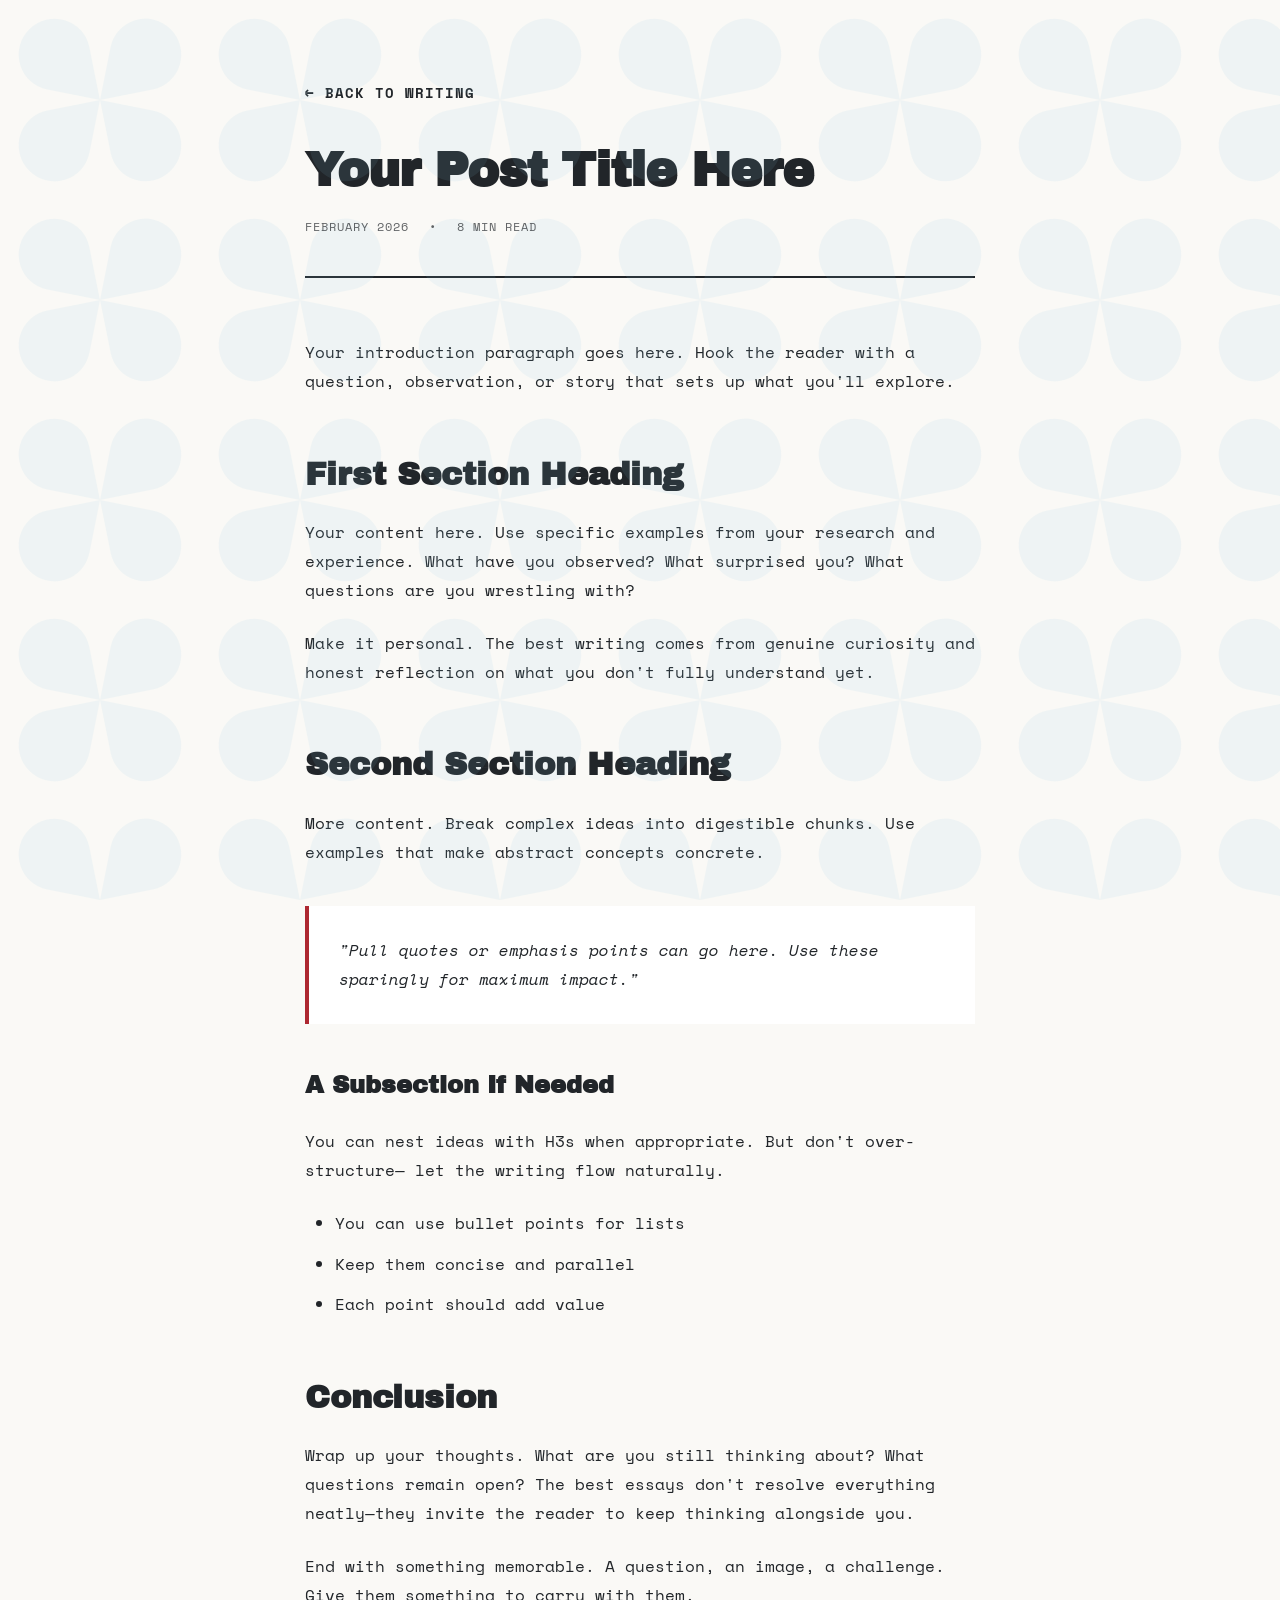
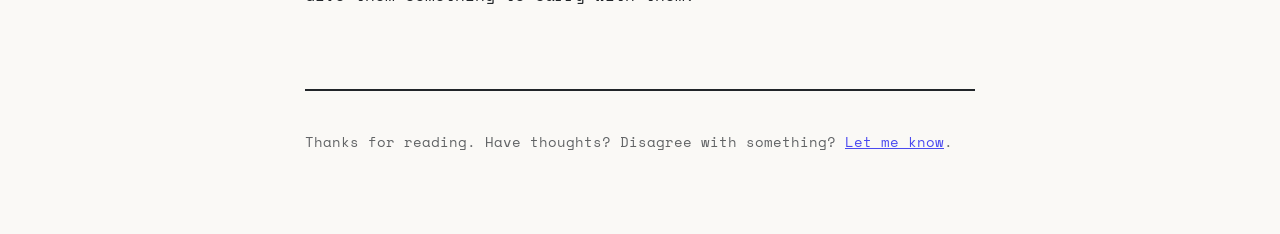
<file: writing/template.html>
<!DOCTYPE html>
<html lang="en">
<head>
    <meta charset="UTF-8">
    <meta name="viewport" content="width=device-width, initial-scale=1.0">
    <title>Post Title - Tiffney Aina</title>
    <link rel="preconnect" href="https://fonts.googleapis.com">
    <link rel="preconnect" href="https://fonts.gstatic.com" crossorigin>
    <link href="https://fonts.googleapis.com/css2?family=Archivo+Black&family=Space+Mono:wght@400;700&display=swap" rel="stylesheet">
    <link rel="stylesheet" href="../style.css">
    <style>
        /* Blog post specific styles */
        .post-container {
            max-width: 750px;
            margin: 80px auto;
            padding: 0 40px;
        }
        
        .back-link {
            display: inline-block;
            margin-bottom: 40px;
            font-size: 14px;
            font-weight: 700;
            color: var(--black);
            text-decoration: none;
            text-transform: uppercase;
            letter-spacing: 1px;
            transition: all 0.3s ease;
        }
        
        .back-link:hover {
            color: var(--soft-blue);
            transform: translateX(-4px);
        }
        
        .back-link::before {
            content: '← ';
        }
        
        .post-header {
            margin-bottom: 60px;
            padding-bottom: 40px;
            border-bottom: 2px solid var(--black);
        }
        
        .post-title-main {
            font-family: var(--font-display);
            font-size: clamp(2rem, 5vw, 3rem);
            line-height: 1.1;
            margin-bottom: 20px;
            letter-spacing: -1px;
        }
        
        .post-meta {
            display: flex;
            gap: 20px;
            font-size: 12px;
            text-transform: uppercase;
            letter-spacing: 1px;
            opacity: 0.7;
        }
        
        .post-body {
            font-size: 16px;
            line-height: 1.8;
        }
        
        .post-body h2 {
            font-family: var(--font-display);
            font-size: 2rem;
            margin-top: 60px;
            margin-bottom: 24px;
            line-height: 1.2;
        }
        
        .post-body h3 {
            font-family: var(--font-display);
            font-size: 1.5rem;
            margin-top: 40px;
            margin-bottom: 20px;
        }
        
        .post-body p {
            margin-bottom: 24px;
        }
        
        .post-body a {
            color: var(--soft-blue);
            text-decoration: none;
            border-bottom: 2px solid var(--soft-blue);
            transition: all 0.3s ease;
        }
        
        .post-body a:hover {
            color: var(--black);
            border-bottom-color: var(--black);
        }
        
        .post-body blockquote {
            margin: 40px 0;
            padding: 30px;
            background-color: white;
            border-left: 4px solid var(--deep-red);
            font-style: italic;
        }
        
        .post-body ul,
        .post-body ol {
            margin-bottom: 24px;
            padding-left: 30px;
        }
        
        .post-body li {
            margin-bottom: 12px;
        }
        
        .post-body code {
            font-family: 'Space Mono', monospace;
            background-color: var(--light-gray);
            padding: 2px 6px;
            border-radius: 3px;
            font-size: 14px;
        }
        
        .post-body pre {
            background-color: var(--black);
            color: var(--off-white);
            padding: 20px;
            overflow-x: auto;
            margin: 30px 0;
            border: 2px solid var(--black);
        }
        
        .post-body pre code {
            background: none;
            padding: 0;
            color: var(--off-white);
        }
        
        .post-body img {
            width: 100%;
            height: auto;
            margin: 40px 0;
            border: 2px solid var(--black);
        }
        
        .post-footer {
            margin-top: 80px;
            padding-top: 40px;
            border-top: 2px solid var(--black);
        }
        
        .post-footer p {
            font-size: 14px;
            opacity: 0.7;
        }
        
        @media (max-width: 768px) {
            .post-container {
                padding: 0 30px;
                margin: 60px auto;
            }
            
            .post-body h2 {
                margin-top: 40px;
            }
        }
    </style>
</head>
<body>
    <div class="post-container">
        <a href="../index.html#writing" class="back-link">Back to writing</a>
        
        <article>
            <header class="post-header">
                <h1 class="post-title-main">Your Post Title Here</h1>
                <div class="post-meta">
                    <span>February 2026</span>
                    <span>•</span>
                    <span>8 min read</span>
                </div>
            </header>
            
            <div class="post-body">
                <p>
                    Your introduction paragraph goes here. Hook the reader with a question, 
                    observation, or story that sets up what you'll explore.
                </p>
                
                <h2>First Section Heading</h2>
                
                <p>
                    Your content here. Use specific examples from your research and experience. 
                    What have you observed? What surprised you? What questions are you wrestling with?
                </p>
                
                <p>
                    Make it personal. The best writing comes from genuine curiosity and 
                    honest reflection on what you don't fully understand yet.
                </p>
                
                <h2>Second Section Heading</h2>
                
                <p>
                    More content. Break complex ideas into digestible chunks. Use examples 
                    that make abstract concepts concrete.
                </p>
                
                <blockquote>
                    "Pull quotes or emphasis points can go here. Use these sparingly for 
                    maximum impact."
                </blockquote>
                
                <h3>A Subsection If Needed</h3>
                
                <p>
                    You can nest ideas with H3s when appropriate. But don't over-structure—
                    let the writing flow naturally.
                </p>
                
                <ul>
                    <li>You can use bullet points for lists</li>
                    <li>Keep them concise and parallel</li>
                    <li>Each point should add value</li>
                </ul>
                
                <h2>Conclusion</h2>
                
                <p>
                    Wrap up your thoughts. What are you still thinking about? What questions 
                    remain open? The best essays don't resolve everything neatly—they invite 
                    the reader to keep thinking alongside you.
                </p>
                
                <p>
                    End with something memorable. A question, an image, a challenge. Give 
                    them something to carry with them.
                </p>
            </div>
            
            <footer class="post-footer">
                <p>
                    Thanks for reading. Have thoughts? Disagree with something? 
                    <a href="mailto:your.email@example.com">Let me know</a>.
                </p>
            </footer>
        </article>
    </div>
</body>
</html>
</file>
<file: style.css>
/* ===== VARIABLES ===== */
:root {
    --black: #212529;
    --off-white: #FAF9F6;
    --soft-blue: #8ECAE6;
    --deep-red: #AD2831;
    --light-gray: #E8E8E8;
    
    --font-display: 'Archivo Black', sans-serif;
    --font-body: 'Space Mono', monospace;
}

/* ===== RESET ===== */
* {
    margin: 0;
    padding: 0;
    box-sizing: border-box;
}

html {
    scroll-behavior: smooth;
}

body {
    font-family: var(--font-body);
    background-color: var(--off-white);
    color: var(--black);
    line-height: 1.6;
    position: relative;
    overflow-x: hidden;
}

body::before {
    content: "";
    position: fixed;
    inset: 0;
    background-image: url("images-blog/flower.svg");
    background-repeat: repeat;
    background-size: 200px; /* adjust smaller/bigger */
    opacity: 0.1; /* keep it subtle and chic */
    pointer-events: none;
    z-index: 0;
}
/* Ensure all site content appears above background */
main, .section, .home-container, .sidebar, .content-container {
    position: relative;
    z-index: 1;
}



/* ===== NAVIGATION SIDEBAR ===== */
.sidebar {
    position: fixed;
    right: 40px;
    top: 50%;
    transform: translateY(-50%);
    display: flex;
    flex-direction: column;
    gap: 30px;
    z-index: 1000;
}

.nav-link {
    font-size: 14px;
    font-weight: 700;
    text-decoration: none;
    color: var(--black);
    opacity: 0.4;
    transition: all 0.3s ease;
    text-transform: uppercase;
    letter-spacing: 1px;
    position: relative;
}

.nav-link::before {
    content: '';
    position: absolute;
    left: -20px;
    top: 50%;
    transform: translateY(-50%);
    width: 8px;
    height: 8px;
    background-color: var(--soft-blue);
    border-radius: 50%;
    opacity: 0;
    transition: all 0.3s ease;
}

.nav-link:hover {
    opacity: 1;
    color: var(--soft-blue);
}

.nav-link.active {
    opacity: 1;
    color: var(--black);
}

.nav-link.active::before {
    opacity: 1;
}

/* ===== SECTIONS ===== */
.section {
    min-height: 100vh;
    padding: 80px 60px;
    display: none;
}

.section.active {
    display: block;
}

/* ===== HOME SECTION ===== */
.home-container {
    max-width: 900px;
    margin: 0 auto;
    display: flex;
    flex-direction: column;
    gap: 60px;
}

/* Avatar */
.avatar-container {
    display: flex;
    justify-content: center;
    margin-top: 40px;
}

.avatar {
    width: 200px;
    height: 200px;
    background-color: transparent;  /* Remove blue background */
    position: relative;
    z-index: 2;
    border-radius: 50%;
    border: 6px solid var(--black);
    display: flex;
    align-items: center;
    justify-content: center;
    animation: float 3s ease-in-out infinite;
    overflow: hidden;  /* This clips the image to the circle */
}

.avatar img {
    width: 100%;
    height: 100%;
    object-fit: cover;
}

@keyframes float {
    0%, 100% {
        transform: translateY(0px);
    }
    50% {
        transform: translateY(-10px);
    }
}


/* Intro */
.intro {
    text-align: center;
}

.display-name {
    font-family: var(--font-display);
    font-size: clamp(3rem, 8vw, 6rem);
    font-weight: 400;
    line-height: 0.95;
    margin-bottom: 20px;
    letter-spacing: -2px;
}

.tagline {
    font-size: 16px;
    max-width: 600px;
    margin: 0 auto;
    color: var(--black);
    opacity: 0.8;
}

/* Status Container */
.status-container {
    display: flex;
    flex-direction: column;
    gap: 20px;
    max-width: 700px;
    margin: 0 auto;
}

.status-item {
    display: flex;
    gap: 16px;
    padding: 20px;
    background-color: white;
    border: 2px solid var(--black);
    transition: all 0.3s ease;
}

.status-item:hover {
    transform: translateX(4px);
    box-shadow: -4px 4px 0 var(--black);
}

.status-emoji {
    font-size: 24px;
    flex-shrink: 0;
}

.status-content {
    display: flex;
    flex-direction: column;
    gap: 4px;
}

.status-label {
    font-weight: 700;
    font-size: 12px;
    text-transform: uppercase;
    letter-spacing: 1px;
    color: var(--soft-blue);
}

.status-text {
    font-size: 14px;
    line-height: 1.5;
}

/* ===== CONTENT SECTIONS ===== */
.content-container {
    max-width: 900px;
    margin: 0 auto;
}

.section-title {
    font-family: var(--font-display);
    font-size: clamp(2.5rem, 6vw, 4rem);
    margin-bottom: 60px;
    letter-spacing: -1px;
    position: relative;
    display: inline-block;
}

.section-title::after {
    content: '';
    position: absolute;
    bottom: -10px;
    left: 0;
    width: 60px;
    height: 4px;
    background-color: var(--deep-red);
}

/* ===== ABOUT SECTION ===== */
.about-content {
    display: flex;
    flex-direction: column;
    gap: 60px;
}

.bio p {
    font-size: 16px;
    margin-bottom: 24px;
    line-height: 1.8;
}

.contact-info,
.experience {
    padding: 30px;
    background-color: white;
    border: 2px solid var(--black);
}

.contact-info h3,
.experience h3 {
    font-family: var(--font-display);
    font-size: 1.5rem;
    margin-bottom: 20px;
}

.experience h3:not(:first-child) {
    margin-top: 40px;
}

.contact-links {
    display: flex;
    gap: 24px;
    flex-wrap: wrap;
}

.contact-link {
    font-size: 14px;
    font-weight: 700;
    color: var(--black);
    text-decoration: none;
    padding: 12px 24px;
    border: 2px solid var(--black);
    background-color: var(--soft-blue);
    transition: all 0.3s ease;
    text-transform: uppercase;
    letter-spacing: 1px;
}

.contact-link:hover {
    background-color: var(--black);
    color: var(--soft-blue);
}

.exp-item {
    margin-bottom: 30px;
}

.exp-item:last-child {
    margin-bottom: 0;
}

.exp-title {
    font-weight: 700;
    font-size: 16px;
    margin-bottom: 4px;
}

.exp-org {
    font-size: 14px;
    color: var(--soft-blue);
    margin-bottom: 8px;
}

.exp-desc {
    font-size: 14px;
    opacity: 0.8;
    line-height: 1.6;
}

/* ===== WRITING SECTION ===== */
.filter-tags {
    display: flex;
    gap: 12px;
    margin-bottom: 40px;
    flex-wrap: wrap;
}

.tag {
    font-family: var(--font-body);
    font-size: 12px;
    font-weight: 700;
    padding: 10px 20px;
    border: 2px solid var(--black);
    background-color: white;
    cursor: pointer;
    transition: all 0.3s ease;
    text-transform: uppercase;
    letter-spacing: 1px;
}

.tag:hover {
    background-color: var(--light-gray);
}

.tag.active {
    background-color: var(--soft-blue);
    color: var(--black);
}

.posts-container {
    display: flex;
    flex-direction: column;
    gap: 40px;
}

.post-card {
    padding: 30px;
    background-color: white;
    border: 2px solid var(--black);
    transition: all 0.3s ease;
}

.post-card:hover {
    transform: translateY(-4px);
    box-shadow: 0 8px 0 var(--black);
}

.post-card.hidden {
    display: none;
}

.post-title {
    font-family: var(--font-display);
    font-size: 1.8rem;
    margin-bottom: 12px;
    line-height: 1.2;
}

.post-title a {
    color: var(--black);
    text-decoration: none;
    transition: color 0.3s ease;
}

.post-title a:hover {
    color: var(--soft-blue);
}

.post-date {
    font-size: 12px;
    text-transform: uppercase;
    letter-spacing: 1px;
    color: var(--black);
    opacity: 0.6;
    margin-bottom: 16px;
}

.post-tags-display {
    display: flex;
    gap: 8px;
    margin-bottom: 16px;
    flex-wrap: wrap;
}

.post-tag {
    font-size: 10px;
    font-weight: 700;
    padding: 6px 12px;
    background-color: var(--light-gray);
    text-transform: uppercase;
    letter-spacing: 1px;
}

.post-excerpt {
    font-size: 14px;
    line-height: 1.7;
    opacity: 0.9;
}

.coming-soon {
    text-align: center;
    padding: 60px 20px;
    font-style: italic;
    opacity: 0.6;
}

/* ===== GALLERY SECTION ===== */
.gallery-intro {
    font-size: 16px;
    margin-bottom: 40px;
    opacity: 0.8;
}

.gallery-grid {
    display: grid;
    grid-template-columns: repeat(auto-fill, minmax(300px, 1fr));
    gap: 30px;
}

.gallery-item {
    display: flex;
    flex-direction: column;
    gap: 12px;
}

.gallery-placeholder {
    width: 100%;
    aspect-ratio: 4/3;
    background-color: var(--light-gray);
    border: 2px solid var(--black);
    display: flex;
    align-items: center;
    justify-content: center;
    transition: all 0.3s ease;
}

.gallery-item:hover .gallery-placeholder {
    border-color: var(--soft-blue);
}

.gallery-placeholder p {
    font-size: 14px;
    opacity: 0.5;
}

.gallery-caption {
    font-size: 13px;
    opacity: 0.8;
    line-height: 1.5;
}

/* Replace .gallery-placeholder with actual images */
.gallery-item img {
    width: 100%;
    height: auto;
    border: 2px solid var(--black);
    transition: all 0.3s ease;
}

.gallery-item:hover img {
    border-color: var(--soft-blue);
}

/* ===== RESPONSIVE ===== */
@media (max-width: 768px) {
    .sidebar {
        right: 20px;
        gap: 20px;
    }
    
    .nav-link {
        font-size: 12px;
    }
    
    .nav-link::before {
        display: none;
    }
    
    .section {
        padding: 60px 30px;
    }
    
    .home-container {
        gap: 40px;
    }
    
    .avatar {
        width: 150px;
        height: 150px;
    }
    
    .status-container {
        gap: 16px;
    }
    
    .status-item {
        padding: 16px;
    }

    .status-item:hover {
    transform: translateX(4px);
    box-shadow: -4px 4px 0 var(--soft-blue);  /* Blue shadow instead of black */
    border-color: var(--soft-blue);
    }
    
    .gallery-grid {
        grid-template-columns: 1fr;
    }
}

@media (max-width: 480px) {
    .sidebar {
        position: static;
        transform: none;
        flex-direction: row;
        justify-content: center;
        padding: 20px;
        background-color: white;
        border-bottom: 2px solid var(--black);
        gap: 16px;
    }
    
    .section {
        padding: 40px 20px;
    }
    
    .display-name {
        font-size: 2.5rem;
    }
}
</file>
